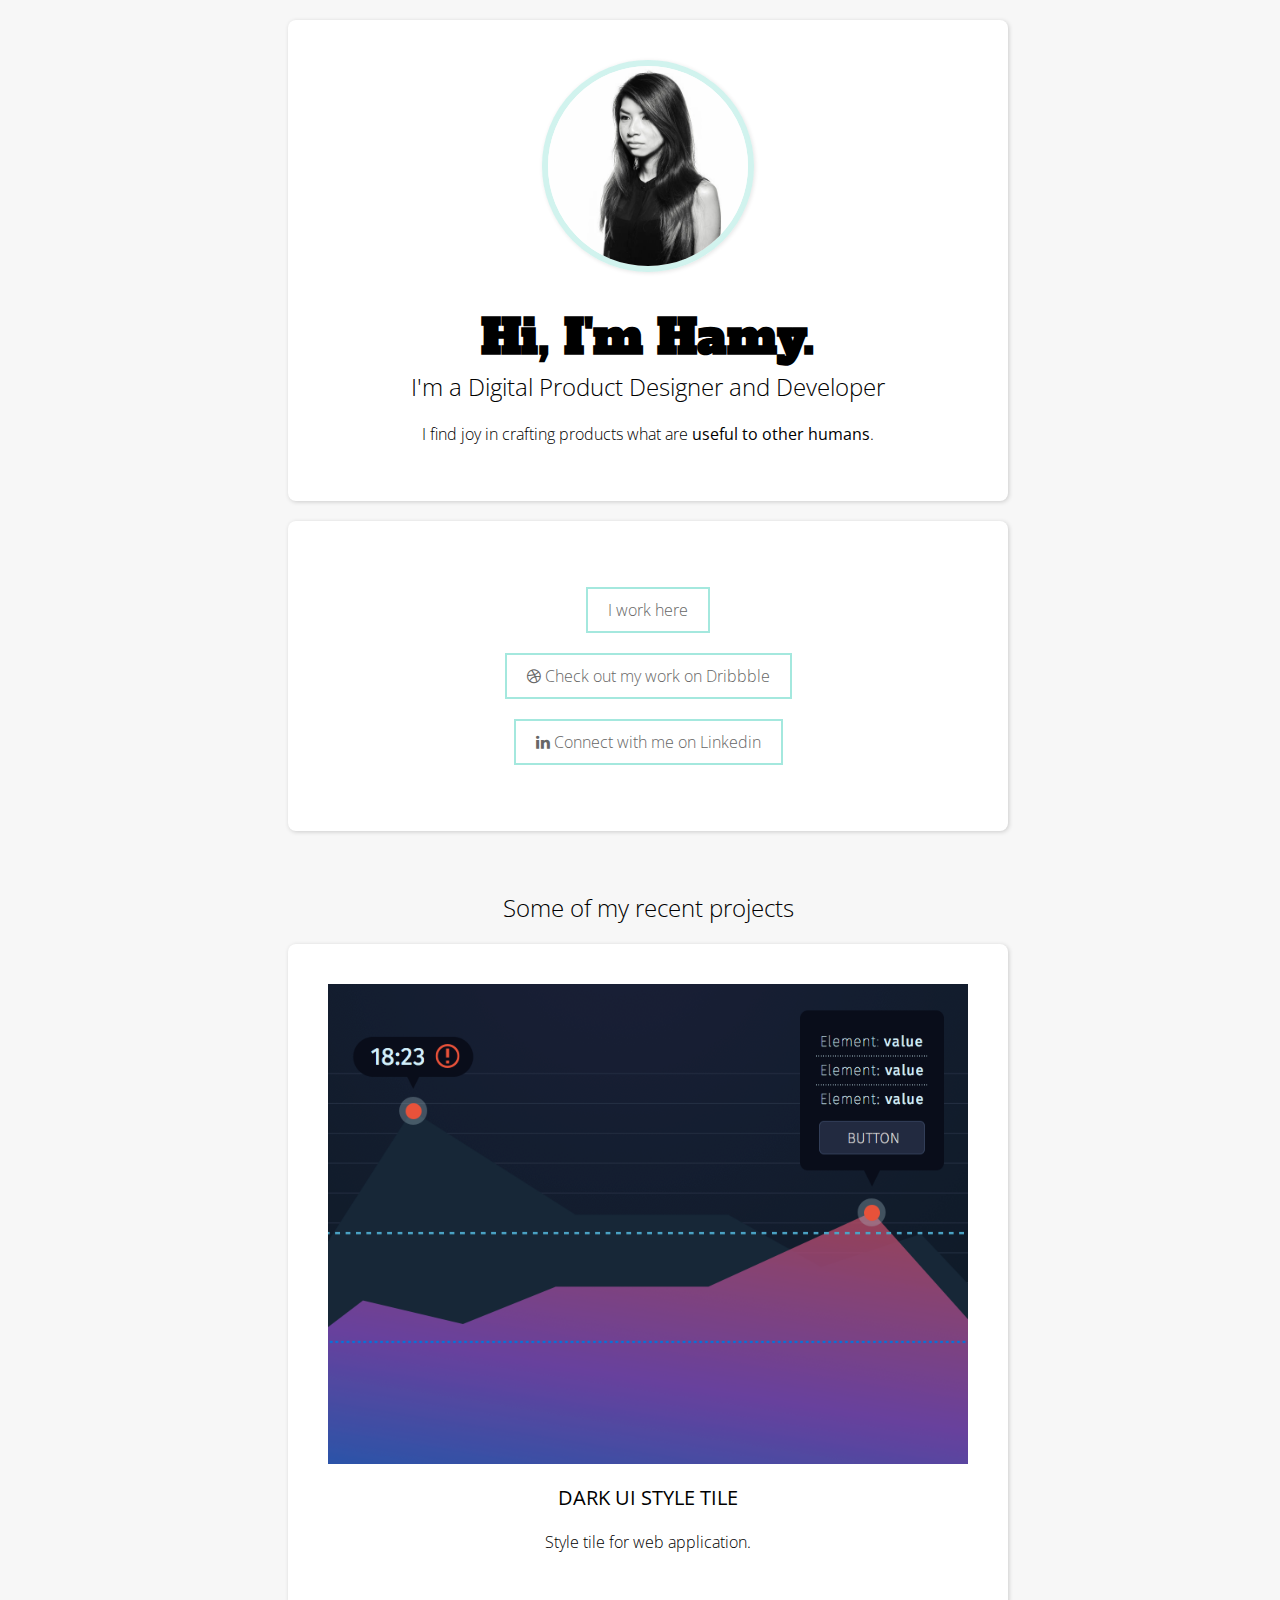
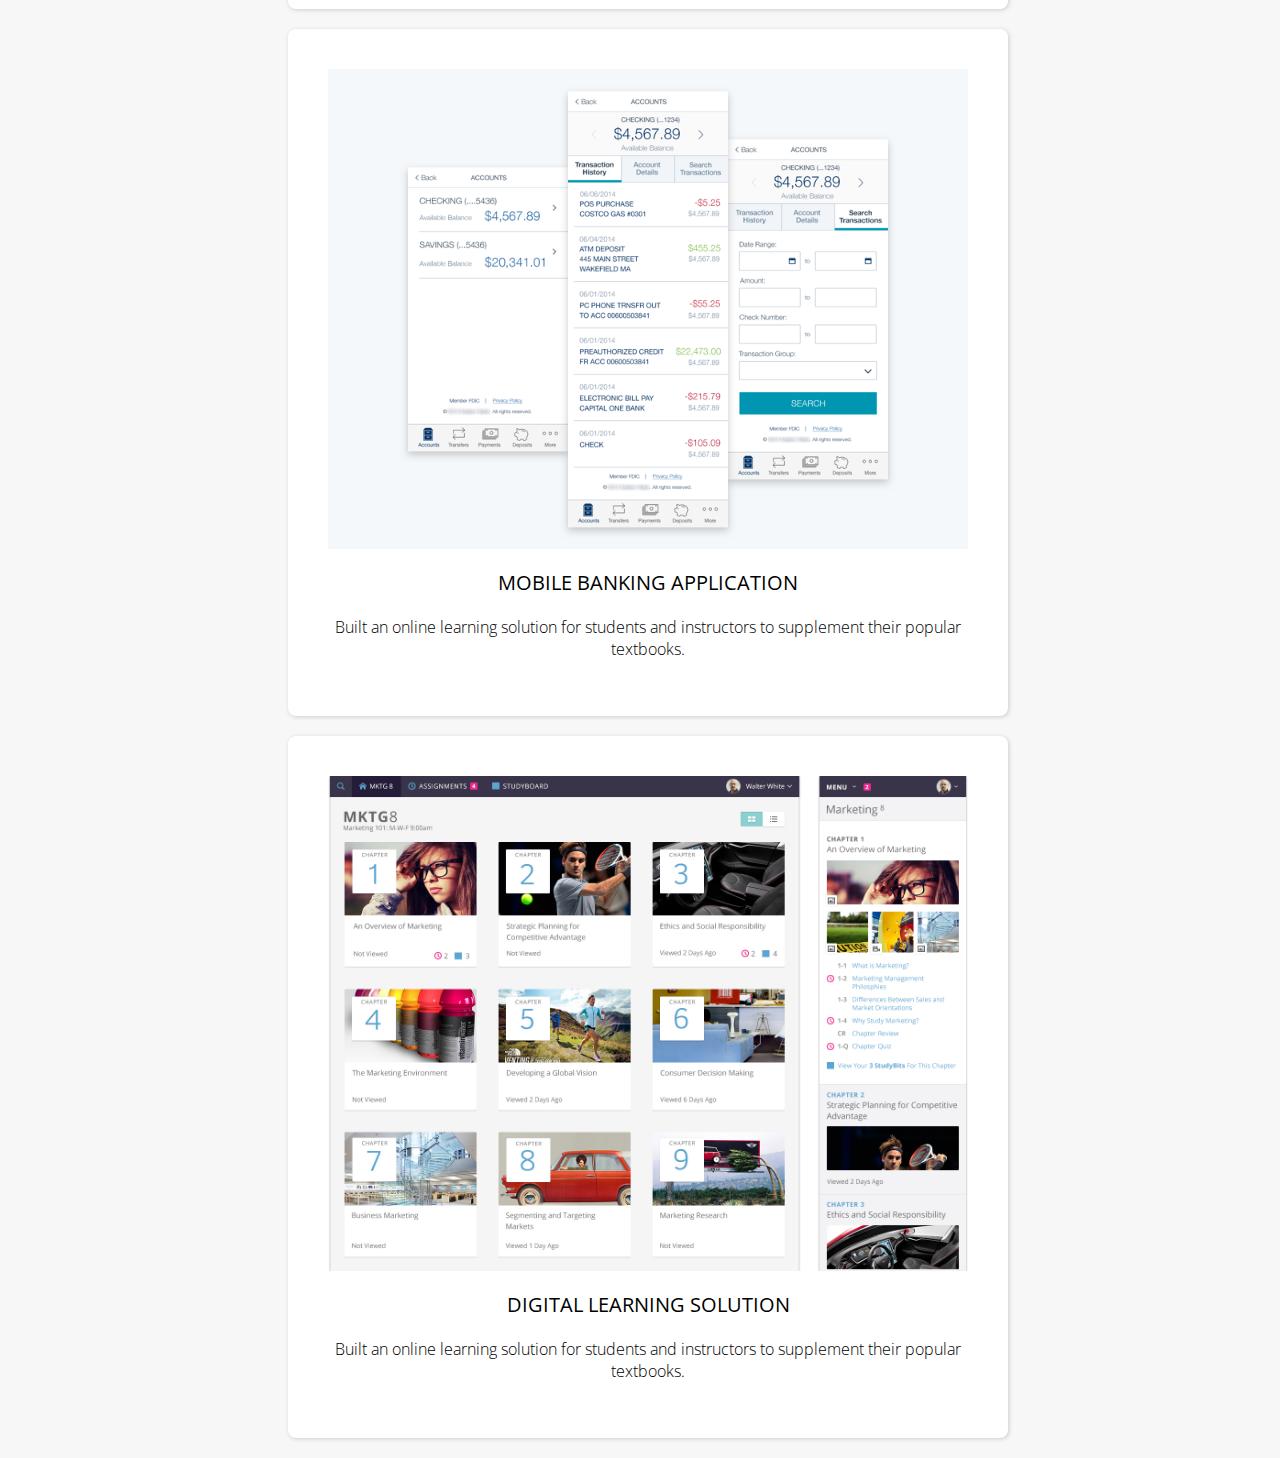
<file: index.html>
<html class="gr__lewagon_github_io">
<head>
  <meta charset="utf-8">
  <title>Hamy's Basic Info</title>
  <link href="https://fonts.googleapis.com/css?family=Alfa+Slab+One:400|Open+Sans:300,400,700" rel="stylesheet">

  <link href="https://maxcdn.bootstrapcdn.com/font-awesome/4.7.0/css/font-awesome.min.css" rel="stylesheet">

  <link rel="stylesheet" type="text/css" href="../profile/style.css">
</head>

<body>

    <div class="profile card">
      <img id="profile_image" src="../images/HamyPham_cropped.jpeg" alt="Hamy Pham">
      <h1>Hi, I'm Hamy.</h1>
      <h2>I'm a Digital Product Designer and Developer</h2>
      <p>
      I find joy in crafting products what are <strong>useful to other humans</strong>.
      </p>
    </div>

    <div class="card">
      <ul>
        <li>
          <a href="https://www.freshtilledsoil.com" target="_blank">I work here</a>
        </li>
        <li>
          <a href="https://dribbble.com/hamypham" target="_blank">
            <i class="fa fa-dribbble"></i> Check out my work on Dribbble</a>
        </li>
        <li>
          <a href="https://www.linkedin.com/in/hamynpham" target="_blank">
            <i class="fa fa-linkedin"></i> Connect with me on Linkedin
          </a>
        </li>
      </ul>
    </div>

    <h2 id="project-heading">Some of my recent projects</h2>

    <div class="project card">
      <img src="../images/style_tile_2.png" alt="application style tile">
      <div class="container">
        <h3>Dark UI Style Tile</h3>
        <p>Style tile for web application.</p>
      </div>
    </div>

    <div class="project card">
      <img src="../images/banking-app.png" alt="banking app screens">
      <div class="container">
        <h3>Mobile Banking Application</h3>
        <p>Built an online learning solution for students and instructors to supplement their popular textbooks.</p>
      </div>
    </div>

    <div class="project card">
      <img src="../images/cengage.png" alt="website screenshot">
      <div class="container">
        <h3>Digital Learning Solution</h3>
        <p>Built an online learning solution for students and instructors to supplement their popular textbooks.</p>
      </div>
    </div>

</body></html>
</file>
<file: profile/style.css>
body {
  width: 100%;
  font-family: 'Open Sans', sans-serif;
  background-color: #f7f7f7;
  text-align: center;
}

h1 {
  font-size: 3em;
  font-family: 'Alfa Slab One', cursive;
  text-align: center;
  margin-bottom: 0;
}

h2{
  font-color: #333333;
  text-align: center;
  font-weight: 100;
}

h3{
  font-size: 1.25em;
  font-weight: 400;
  text-transform: uppercase;
}

p {
  font-color: #666666;
  font-weight: 300;
}

.card {
  padding: 40px;
  width: 50%;
  background-color: #ffffff;
  border-radius: 8px;
  margin: 20px auto;
  box-shadow: 1px 1px 4px #cccccc;
}

#profile_image {
  border: 6px solid rgba(164, 232, 222, .5);
  width: 200px;
  border-radius: 100%;
  box-shadow: 1px 1px 4px #e5e5e5;
}

.card img {
  width: 100%;
}

.card h2 {
  margin-top: 0;
}

h2:nth-child(1) {
    font-color: red;
}

ul{
  padding: 0;
}

li {
    list-style-type: none;
    margin: auto;
}

li a {
  color: #666666;
  font-weight: 300;
  background-color: white;
  border: 2px solid #A4E8DE;
  padding: 10px 20px;
  text-align: center;
  text-decoration: none;
  display: inline-block;
  margin: 10px 0;
}

a:hover, a:active {
    background-color: #A4E8DE;
}

#project-heading {
  font-weight: 300;
/*  font-size: 1.5em;
*/  margin: 60px 0px 20px 0px;
/*  text-transform: uppercase;
*/}

.project:hover{
  width: 51% .6s ease-in;
  box-shadow: 1px 8px 20px grey;
  -webkit-transition:  box-shadow .6s ease-in;
}
</file>
